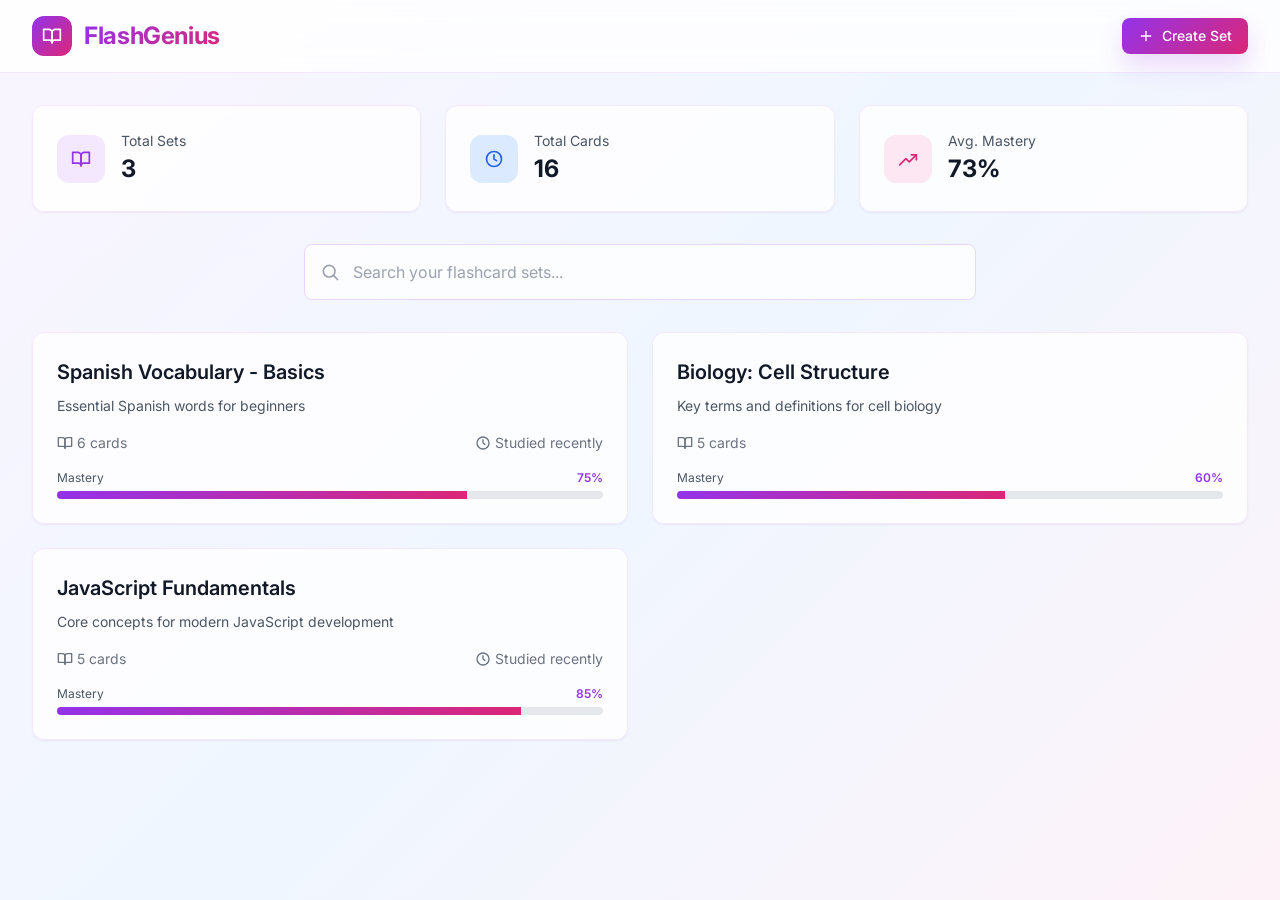
<file: frontend/pages/figma-mock/index.html>
<!DOCTYPE html>
<html lang="en">
<head>
  <meta charset="UTF-8" />
  <meta name="viewport" content="width=device-width, initial-scale=1.0" />
  <title>FlashGenius</title>
  <link rel="preconnect" href="https://fonts.googleapis.com" />
  <link rel="preconnect" href="https://fonts.gstatic.com" crossorigin />
  <link href="https://fonts.googleapis.com/css2?family=Inter:wght@400;500;600;700;800&display=swap" rel="stylesheet" />
  <link rel="stylesheet" href="study.css" />
</head>
<body>
  <div id="app"></div>
  <div id="toast-host" aria-live="polite" aria-atomic="true"></div>
  <div id="modal-host"></div>
  <script src="study.js" defer></script>
</body>
</html>
</file>
<file: frontend/pages/figma-mock/study.css>
:root {
  --white: #ffffff;
  --black: #000000;
  --gray-50: #f9fafb;
  --gray-100: #f3f4f6;
  --gray-200: #e5e7eb;
  --gray-300: #d1d5db;
  --gray-400: #9ca3af;
  --gray-500: #6b7280;
  --gray-600: #4b5563;
  --gray-700: #374151;
  --gray-900: #111827;

  --purple-50: #faf5ff;
  --purple-100: #f3e8ff;
  --purple-200: #e9d5ff;
  --purple-300: #d8b4fe;
  --purple-600: #9333ea;
  --purple-700: #7e22ce;

  --pink-50: #fdf2f8;
  --pink-100: #fce7f3;
  --pink-600: #db2777;
  --pink-700: #be185d;

  --blue-50: #eff6ff;
  --blue-100: #dbeafe;
  --blue-200: #bfdbfe;
  --blue-600: #2563eb;

  --green-50: #f0fdf4;
  --green-100: #dcfce7;
  --green-300: #86efac;
  --green-500: #22c55e;
  --green-700: #15803d;

  --red-50: #fef2f2;
  --red-100: #fee2e2;
  --red-300: #fca5a5;
  --red-500: #ef4444;
  --red-600: #dc2626;
  --red-700: #b91c1c;

  --radius-sm: 0.375rem;
  --radius-md: 0.5rem;
  --radius-lg: 0.625rem;
  --radius-xl: 0.75rem;
  --radius-2xl: 1rem;
  --radius-full: 9999px;

  --shadow-sm: 0 1px 2px rgba(0, 0, 0, 0.06);
  --shadow-md: 0 4px 10px rgba(0, 0, 0, 0.08);
  --shadow-lg: 0 12px 28px rgba(0, 0, 0, 0.1);
  --shadow-xl: 0 20px 38px rgba(0, 0, 0, 0.14);
  --shadow-purple: 0 12px 24px rgba(147, 51, 234, 0.18);

  --bg-gradient: linear-gradient(135deg, var(--purple-50), var(--blue-50), var(--pink-50));
  --brand-gradient: linear-gradient(135deg, var(--purple-600), var(--pink-600));
  --brand-gradient-hover: linear-gradient(135deg, var(--purple-700), var(--pink-700));
  --study-front-gradient: linear-gradient(135deg, var(--purple-600), var(--pink-600));
  --study-back-gradient: linear-gradient(135deg, var(--blue-600), var(--purple-600));
}

*,
*::before,
*::after {
  box-sizing: border-box;
}

html,
body {
  margin: 0;
  min-height: 100%;
}

body {
  font-family: "Inter", -apple-system, BlinkMacSystemFont, "Segoe UI", sans-serif;
  font-size: 16px;
  line-height: 1.5;
  color: var(--gray-900);
  background: var(--bg-gradient);
}

button,
input,
textarea {
  font: inherit;
  color: inherit;
}

h1,
h2,
h3,
p {
  margin: 0;
}

button {
  border: 0;
  background: transparent;
  cursor: pointer;
}

input,
textarea {
  width: 100%;
}

.icon {
  width: 1rem;
  height: 1rem;
  stroke: currentColor;
  stroke-width: 2;
  fill: none;
  stroke-linecap: round;
  stroke-linejoin: round;
  flex-shrink: 0;
}

.icon-lg {
  width: 1.25rem;
  height: 1.25rem;
}

.page {
  min-height: 100vh;
  background: var(--bg-gradient);
}

.sticky-header {
  position: sticky;
  top: 0;
  z-index: 40;
  border-bottom: 1px solid var(--purple-100);
  background: rgba(255, 255, 255, 0.8);
  backdrop-filter: blur(14px);
}

.header-inner,
.main-inner {
  width: min(100%, 80rem);
  margin-inline: auto;
  padding-inline: 1rem;
}

.main-inner {
  padding-top: 2rem;
  padding-bottom: 2rem;
}

.max-5xl {
  width: min(100%, 64rem);
}

.header-row {
  min-height: 4.5rem;
  display: flex;
  align-items: center;
  justify-content: space-between;
  gap: 1rem;
}

.brand {
  display: inline-flex;
  align-items: center;
  gap: 0.75rem;
}

.brand-mark {
  width: 2.5rem;
  height: 2.5rem;
  border-radius: var(--radius-xl);
  background: var(--brand-gradient);
  color: var(--white);
  display: grid;
  place-items: center;
}

.brand-title {
  font-size: 1.5rem;
  font-weight: 700;
  letter-spacing: -0.015em;
  background: var(--brand-gradient);
  -webkit-background-clip: text;
  background-clip: text;
  color: transparent;
}

.card {
  border: 1px solid var(--purple-100);
  border-radius: var(--radius-xl);
  background: rgba(255, 255, 255, 0.8);
  backdrop-filter: blur(4px);
  box-shadow: var(--shadow-sm);
}

.card-hover {
  transition: transform 220ms ease, box-shadow 220ms ease, border-color 220ms ease;
}

.card-hover:hover {
  box-shadow: var(--shadow-lg);
}

.card-clickable {
  cursor: pointer;
}

.card-clickable:hover {
  transform: translateY(-2px) scale(1.015);
  box-shadow: var(--shadow-xl);
}

.grid {
  display: grid;
  gap: 1.5rem;
}

.grid-3 {
  grid-template-columns: repeat(1, minmax(0, 1fr));
}

.grid-2 {
  grid-template-columns: repeat(1, minmax(0, 1fr));
}

.stats-block {
  padding: 1.5rem;
}

.stats-inner {
  display: flex;
  align-items: center;
  gap: 1rem;
}

.stats-icon {
  width: 3rem;
  height: 3rem;
  border-radius: var(--radius-xl);
  display: grid;
  place-items: center;
}

.stats-icon.purple {
  background: var(--purple-100);
  color: var(--purple-600);
}

.stats-icon.blue {
  background: var(--blue-100);
  color: var(--blue-600);
}

.stats-icon.pink {
  background: var(--pink-100);
  color: var(--pink-600);
}

.kicker {
  font-size: 0.875rem;
  color: var(--gray-600);
}

.value {
  font-size: 1.5rem;
  font-weight: 700;
  color: var(--gray-900);
}

.search-wrap {
  margin: 0 auto 2rem;
  width: min(100%, 42rem);
  position: relative;
}

.search-wrap .icon {
  position: absolute;
  top: 50%;
  left: 1rem;
  transform: translateY(-50%);
  width: 1.25rem;
  height: 1.25rem;
  color: var(--gray-400);
}

.input,
.textarea {
  border: 1px solid rgba(0, 0, 0, 0.1);
  border-radius: var(--radius-md);
  background: rgba(255, 255, 255, 0.8);
  min-height: 2.25rem;
  padding: 0.5rem 0.75rem;
  font-size: 0.875rem;
  transition: border-color 160ms ease, box-shadow 160ms ease;
}

.input::placeholder,
.textarea::placeholder {
  color: var(--gray-400);
}

.input:focus-visible,
.textarea:focus-visible {
  outline: none;
  border-color: rgba(147, 51, 234, 0.45);
  box-shadow: 0 0 0 3px rgba(147, 51, 234, 0.2);
}

.search-input {
  height: 3.5rem;
  border-color: var(--purple-200);
  padding-left: 3rem;
  padding-right: 1rem;
  font-size: 1rem;
}

.textarea {
  min-height: 6rem;
  resize: none;
  line-height: 1.45;
}

.btn {
  display: inline-flex;
  align-items: center;
  justify-content: center;
  gap: 0.5rem;
  min-height: 2.25rem;
  padding: 0.5rem 1rem;
  border-radius: var(--radius-md);
  font-size: 0.875rem;
  font-weight: 500;
  line-height: 1;
  white-space: nowrap;
  transition: background-color 160ms ease, color 160ms ease, border-color 160ms ease, box-shadow 160ms ease, transform 160ms ease;
}

.btn:focus-visible {
  outline: none;
  box-shadow: 0 0 0 3px rgba(147, 51, 234, 0.2);
}

.btn:disabled {
  pointer-events: none;
  opacity: 0.5;
}

.btn-primary {
  border: 0;
  color: var(--white);
  background: var(--brand-gradient);
  box-shadow: var(--shadow-purple);
}

.btn-primary:hover {
  background: var(--brand-gradient-hover);
}

.btn-danger {
  border: 0;
  color: var(--white);
  background: var(--red-600);
}

.btn-danger:hover {
  background: var(--red-700);
}

.btn-ghost {
  color: var(--gray-600);
}

.btn-ghost:hover {
  background: rgba(0, 0, 0, 0.05);
  color: var(--gray-900);
}

.btn-outline {
  border: 1px solid rgba(0, 0, 0, 0.1);
  background: rgba(255, 255, 255, 0.9);
  color: var(--gray-900);
}

.btn-outline:hover {
  background: var(--gray-100);
}

.btn-icon {
  width: 2.25rem;
  min-width: 2.25rem;
  padding: 0;
}

.btn-icon-lg {
  width: 3rem;
  min-width: 3rem;
  height: 3rem;
  border-radius: var(--radius-full);
  border: 1px solid var(--purple-300);
}

.empty-state {
  text-align: center;
  padding: 4rem 1rem;
}

.empty-avatar {
  width: 6rem;
  height: 6rem;
  margin: 0 auto 1.5rem;
  border-radius: var(--radius-full);
  background: linear-gradient(135deg, var(--purple-100), var(--pink-100));
  display: grid;
  place-items: center;
  color: var(--purple-600);
}

.empty-title {
  font-size: 1.25rem;
  font-weight: 600;
  margin-bottom: 0.5rem;
}

.empty-copy {
  color: var(--gray-600);
  margin-bottom: 1.5rem;
}

.set-card {
  padding: 1.5rem;
}

.set-title {
  font-size: 1.25rem;
  font-weight: 600;
  margin-bottom: 0.5rem;
  color: var(--gray-900);
  transition: color 160ms ease;
}

.card-clickable:hover .set-title {
  color: var(--purple-600);
}

.set-description {
  font-size: 0.875rem;
  color: var(--gray-600);
  margin-bottom: 1rem;
  display: -webkit-box;
  -webkit-line-clamp: 2;
  -webkit-box-orient: vertical;
  overflow: hidden;
}

.set-meta {
  font-size: 0.875rem;
  color: var(--gray-500);
  display: flex;
  align-items: center;
  justify-content: space-between;
  margin-bottom: 1rem;
}

.set-meta span {
  display: inline-flex;
  align-items: center;
  gap: 0.25rem;
}

.progress-head {
  display: flex;
  align-items: center;
  justify-content: space-between;
  font-size: 0.75rem;
  margin-bottom: 0.25rem;
}

.progress-head .label {
  color: var(--gray-600);
}

.progress-head .percent {
  color: var(--purple-600);
  font-weight: 600;
}

.progress-track {
  height: 0.5rem;
  border-radius: var(--radius-full);
  background: var(--gray-200);
  overflow: hidden;
}

.progress-fill {
  height: 100%;
  width: 0;
  background: var(--brand-gradient);
  transition: width 360ms ease;
}

.section-card {
  padding: 1.5rem;
  margin-bottom: 2rem;
}

.stack {
  display: grid;
  gap: 1rem;
}

.field label {
  display: block;
  font-size: 0.875rem;
  font-weight: 500;
  color: var(--gray-700);
  margin-bottom: 0.5rem;
}

.required {
  color: var(--red-500);
}

.input-lg {
  font-size: 1.125rem;
}

.flashcard-item {
  padding: 1.5rem;
}

.flashcard-row {
  display: flex;
  align-items: flex-start;
  gap: 1rem;
}

.flashcard-index {
  width: 2rem;
  height: 2rem;
  border-radius: var(--radius-full);
  background: var(--brand-gradient);
  color: var(--white);
  font-weight: 600;
  display: grid;
  place-items: center;
  flex-shrink: 0;
}

.flashcard-grid {
  flex: 1;
  display: grid;
  gap: 1rem;
  grid-template-columns: repeat(1, minmax(0, 1fr));
}

.add-card-wrap {
  margin-top: 1.5rem;
}

.btn-add-card {
  width: 100%;
  min-height: 2.75rem;
  border: 2px dashed var(--purple-300);
  color: var(--purple-600);
  background: rgba(255, 255, 255, 0.55);
}

.btn-add-card:hover {
  border-color: var(--purple-600);
  background: rgba(147, 51, 234, 0.08);
}

.set-detail-header {
  margin-bottom: 1rem;
}

.set-detail-title {
  font-size: 1.875rem;
  line-height: 1.2;
  font-weight: 700;
  margin-bottom: 0.5rem;
}

.set-detail-description {
  color: var(--gray-600);
}

.detail-meta {
  margin-bottom: 1rem;
  display: flex;
  flex-wrap: wrap;
  gap: 1.5rem;
  font-size: 0.875rem;
  color: var(--gray-600);
}

.detail-meta span {
  display: inline-flex;
  align-items: center;
  gap: 0.5rem;
}

.btn-study {
  width: 100%;
  min-height: 3rem;
}

.cards-title {
  font-size: 1.25rem;
  font-weight: 600;
  margin-bottom: 1rem;
}

.term-def {
  padding: 1.5rem;
}

.term-def-grid {
  display: grid;
  gap: 1.5rem;
  grid-template-columns: repeat(1, minmax(0, 1fr));
}

.term-def-label {
  font-size: 0.875rem;
  font-weight: 500;
  color: var(--gray-500);
  margin-bottom: 0.5rem;
}

.term-def-value {
  font-size: 1.125rem;
}

.term-def-def {
  border-top: 1px solid var(--gray-200);
  padding-top: 1rem;
}

.study-main {
  padding-top: 3rem;
}

.study-content {
  display: flex;
  flex-direction: column;
  align-items: center;
  gap: 2rem;
}

.study-progress-meta {
  margin-top: 1rem;
}

.study-progress-meta .row {
  margin-bottom: 0.5rem;
  display: flex;
  justify-content: space-between;
  align-items: center;
  gap: 1rem;
  font-size: 0.875rem;
  color: var(--gray-600);
}

.study-progress {
  height: 0.5rem;
  border-radius: var(--radius-full);
  overflow: hidden;
  background: rgba(147, 51, 234, 0.2);
}

.study-progress .progress-fill {
  background: var(--purple-600);
}

.study-slide {
  width: 100%;
  animation: studyEnter 320ms ease;
}

.study-slide.dir-left {
  animation-name: studyEnterLeft;
}

.study-slide.dir-right {
  animation-name: studyEnterRight;
}

@keyframes studyEnterRight {
  from {
    opacity: 0;
    transform: translateX(96px);
  }
  to {
    opacity: 1;
    transform: translateX(0);
  }
}

@keyframes studyEnterLeft {
  from {
    opacity: 0;
    transform: translateX(-96px);
  }
  to {
    opacity: 1;
    transform: translateX(0);
  }
}

@keyframes studyEnter {
  from {
    opacity: 0;
  }
  to {
    opacity: 1;
  }
}

.flashcard-stage {
  perspective: 1000px;
  width: min(100%, 42rem);
}

.flashcard-3d {
  width: 100%;
  height: 24rem;
  position: relative;
  cursor: pointer;
  transform-style: preserve-3d;
  transition: transform 600ms cubic-bezier(0.2, 0.6, 0.2, 1);
}

.flashcard-3d.flipped {
  transform: rotateY(180deg);
}

.flashcard-face {
  position: absolute;
  inset: 0;
  border-radius: var(--radius-2xl);
  box-shadow: var(--shadow-xl);
  backface-visibility: hidden;
  display: flex;
  flex-direction: column;
  align-items: center;
  justify-content: center;
  padding: 2rem;
  text-align: center;
}

.flashcard-face.front {
  background: var(--study-front-gradient);
  color: var(--white);
}

.flashcard-face.back {
  background: var(--study-back-gradient);
  color: var(--white);
  transform: rotateY(180deg);
}

.face-label {
  font-size: 0.75rem;
  text-transform: uppercase;
  letter-spacing: 0.16em;
  margin-bottom: 1rem;
  color: rgba(255, 255, 255, 0.72);
}

.face-title {
  font-size: clamp(1.9rem, 5vw, 2.25rem);
  font-weight: 700;
  line-height: 1.2;
  word-break: break-word;
}

.flashcard-face.back .face-title {
  font-size: clamp(1.35rem, 3.8vw, 1.5rem);
  font-weight: 500;
}

.flip-note {
  position: absolute;
  bottom: 1.5rem;
  font-size: 0.875rem;
  color: rgba(255, 255, 255, 0.65);
}

.study-controls {
  display: flex;
  align-items: center;
  gap: 1rem;
}

.mark-controls {
  display: flex;
  align-items: center;
  gap: 0.75rem;
}

.mark-btn {
  border: 2px solid var(--gray-300);
  background: rgba(255, 255, 255, 0.9);
}

.mark-btn:hover {
  transform: translateY(-1px);
}

.mark-btn.known.active {
  border-color: var(--green-500);
  background: var(--green-50);
  color: var(--green-700);
}

.mark-btn.known:hover {
  border-color: var(--green-500);
  background: var(--green-50);
}

.mark-btn.unknown.active {
  border-color: var(--red-500);
  background: var(--red-50);
  color: var(--red-700);
}

.mark-btn.unknown:hover {
  border-color: var(--red-500);
  background: var(--red-50);
}

.complete-wrap {
  animation: popIn 260ms ease;
}

@keyframes popIn {
  from {
    opacity: 0;
    transform: scale(0.92);
  }
  to {
    opacity: 1;
    transform: scale(1);
  }
}

.btn-complete {
  min-height: 3rem;
  padding-inline: 2rem;
  font-size: 1.125rem;
}

.preview {
  width: min(100%, 56rem);
  margin-top: 2rem;
}

.preview-title {
  text-align: center;
  font-size: 0.875rem;
  font-weight: 500;
  color: var(--gray-700);
  margin-bottom: 1rem;
}

.preview-grid {
  display: flex;
  flex-wrap: wrap;
  justify-content: center;
  gap: 0.5rem;
}

.preview-btn {
  width: 2.5rem;
  height: 2.5rem;
  border-radius: var(--radius-lg);
  border: 1px solid var(--gray-300);
  background: rgba(255, 255, 255, 0.95);
  color: var(--gray-700);
  font-size: 0.875rem;
  font-weight: 500;
  transition: transform 150ms ease, box-shadow 150ms ease, border-color 150ms ease;
}

.preview-btn:hover {
  transform: translateY(-1px);
}

.preview-btn.current {
  background: var(--brand-gradient);
  color: var(--white);
  border-color: transparent;
  box-shadow: var(--shadow-purple);
  transform: scale(1.08);
}

.preview-btn.known {
  background: var(--green-100);
  color: var(--green-700);
  border-color: var(--green-300);
}

.preview-btn.unknown {
  background: var(--red-100);
  color: var(--red-700);
  border-color: var(--red-300);
}

.dialog-overlay {
  position: fixed;
  inset: 0;
  background: rgba(0, 0, 0, 0.5);
  z-index: 90;
  display: grid;
  place-items: center;
  padding: 1rem;
}

.dialog {
  width: min(100%, 32rem);
  border-radius: var(--radius-lg);
  border: 1px solid rgba(0, 0, 0, 0.1);
  background: var(--white);
  box-shadow: var(--shadow-lg);
  padding: 1.5rem;
}

.dialog-title {
  font-size: 1.125rem;
  font-weight: 600;
  margin-bottom: 0.5rem;
}

.dialog-text {
  color: var(--gray-600);
  font-size: 0.875rem;
  margin-bottom: 1rem;
}

.dialog-actions {
  display: flex;
  justify-content: flex-end;
  gap: 0.5rem;
}

#toast-host {
  position: fixed;
  right: 1rem;
  bottom: 1rem;
  z-index: 120;
  display: grid;
  gap: 0.5rem;
}

.toast {
  min-width: 15rem;
  max-width: 24rem;
  border-radius: var(--radius-md);
  background: #111827;
  color: var(--white);
  padding: 0.75rem 0.9rem;
  font-size: 0.875rem;
  box-shadow: var(--shadow-lg);
  animation: toastIn 220ms ease;
}

@keyframes toastIn {
  from {
    opacity: 0;
    transform: translateY(10px);
  }
  to {
    opacity: 1;
    transform: translateY(0);
  }
}

@media (min-width: 768px) {
  .header-inner,
  .main-inner {
    padding-inline: 1.5rem;
  }

  .grid-3 {
    grid-template-columns: repeat(3, minmax(0, 1fr));
  }

  .grid-2 {
    grid-template-columns: repeat(2, minmax(0, 1fr));
  }

  .flashcard-grid {
    grid-template-columns: repeat(2, minmax(0, 1fr));
  }

  .term-def-grid {
    grid-template-columns: repeat(2, minmax(0, 1fr));
  }

  .term-def-def {
    border-top: 0;
    border-left: 1px solid var(--gray-200);
    padding-top: 0;
    padding-left: 1.5rem;
  }
}

@media (min-width: 1024px) {
  .header-inner,
  .main-inner {
    padding-inline: 2rem;
  }
}

@media (max-width: 900px) {
  .study-controls {
    flex-direction: column;
  }

  .mark-controls {
    width: 100%;
    justify-content: center;
  }

  .mark-btn {
    flex: 1;
  }
}

@media (max-width: 640px) {
  .header-row {
    min-height: 4rem;
  }

  .brand-title {
    font-size: 1.3rem;
  }

  .btn {
    padding-inline: 0.85rem;
  }

  .flashcard-item,
  .section-card,
  .set-card,
  .term-def,
  .stats-block {
    padding: 1rem;
  }

  .flashcard-row {
    flex-direction: column;
  }

  .flashcard-index {
    width: 1.75rem;
    height: 1.75rem;
    font-size: 0.8rem;
  }

  .flashcard-3d {
    height: 20rem;
  }

  .face-title {
    font-size: clamp(1.5rem, 6vw, 1.9rem);
  }

  .study-main {
    padding-top: 2rem;
  }

  .study-controls,
  .mark-controls {
    width: 100%;
  }

  .study-controls > .btn-icon-lg {
    width: 2.75rem;
    min-width: 2.75rem;
    height: 2.75rem;
  }
}
</file>
